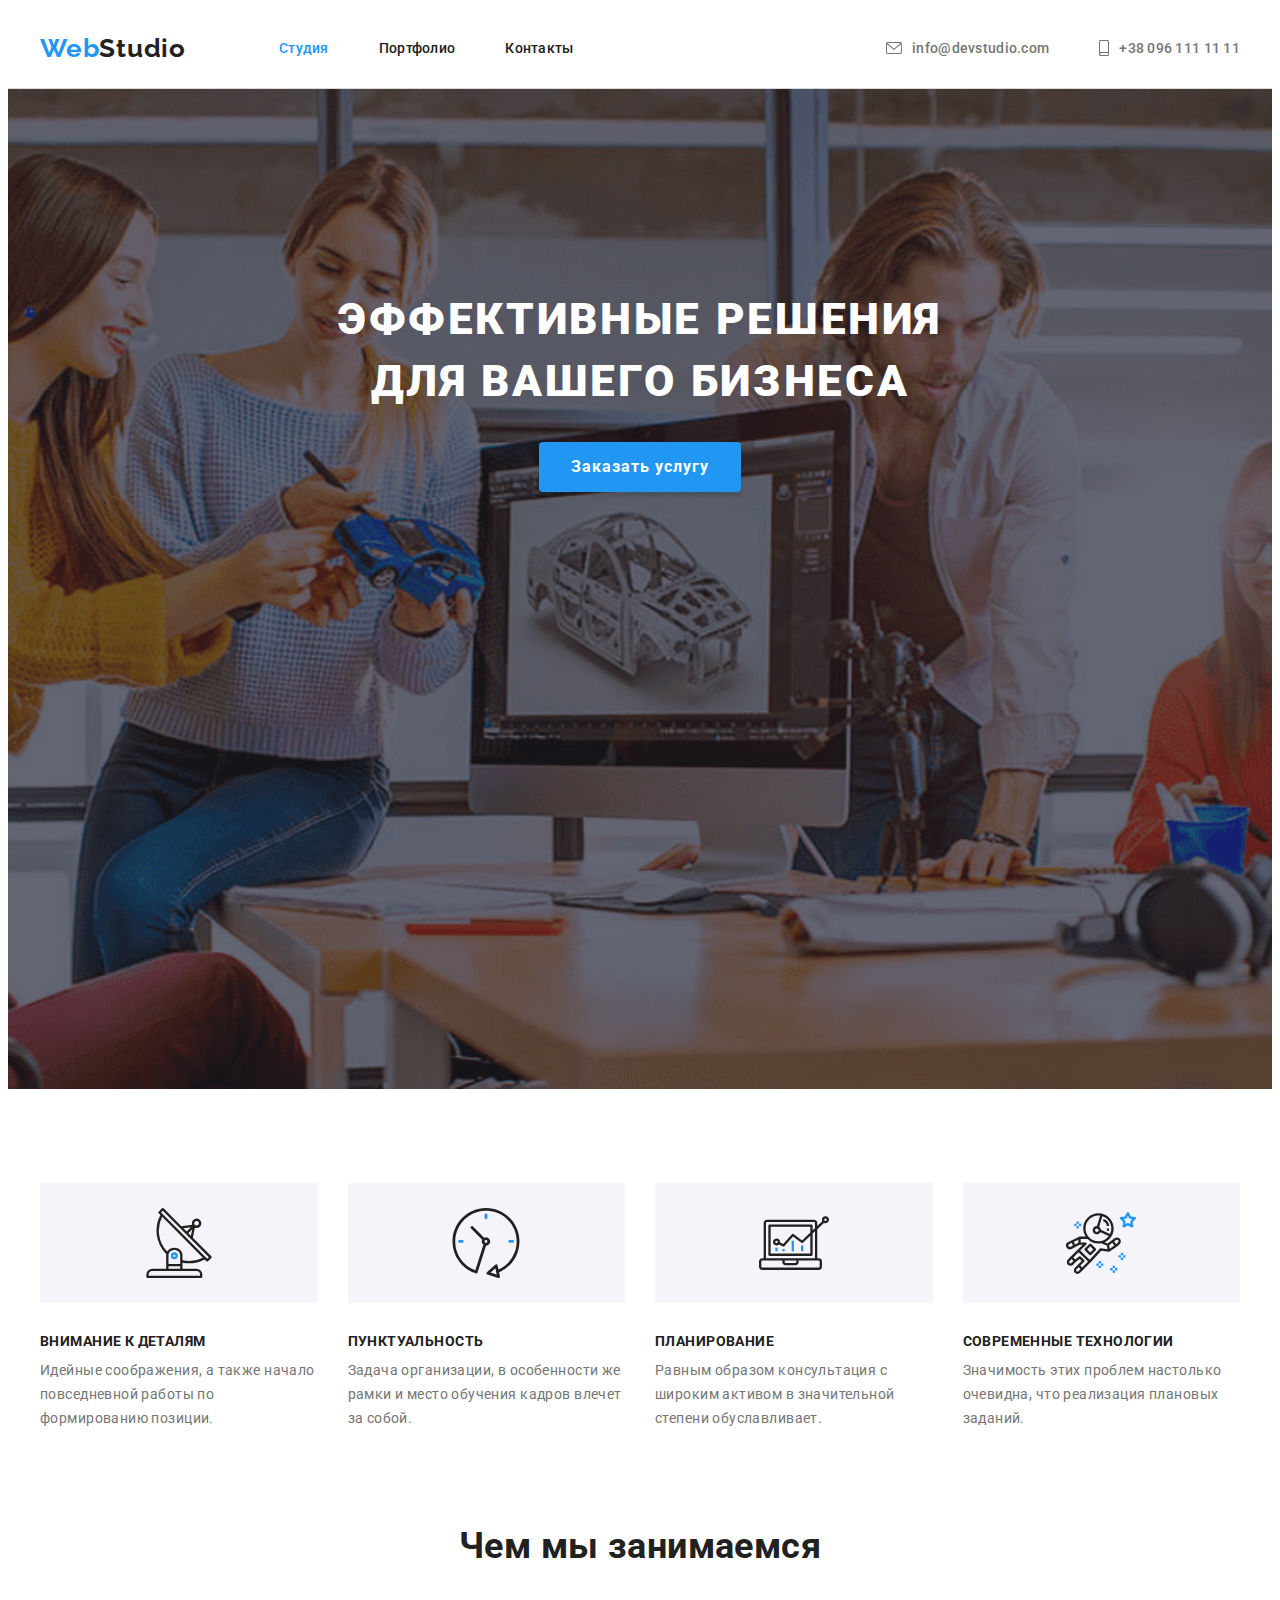
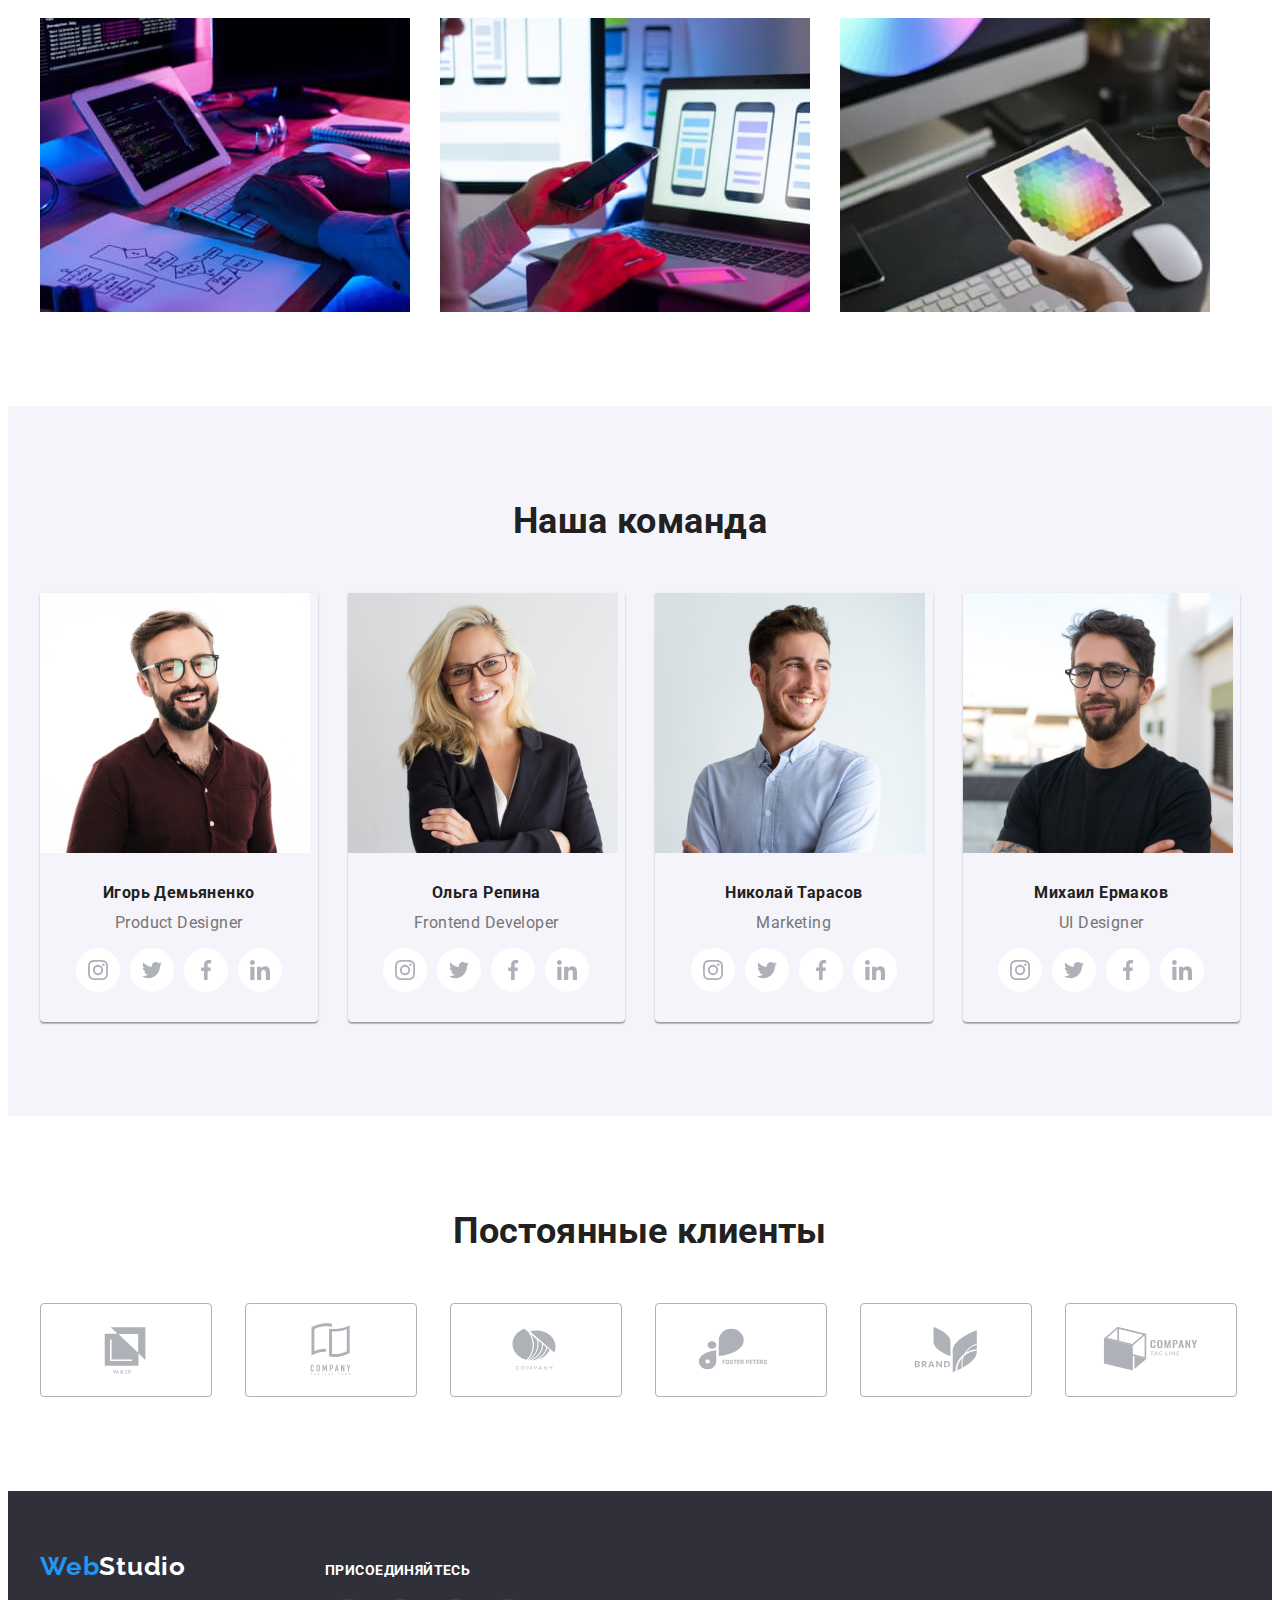
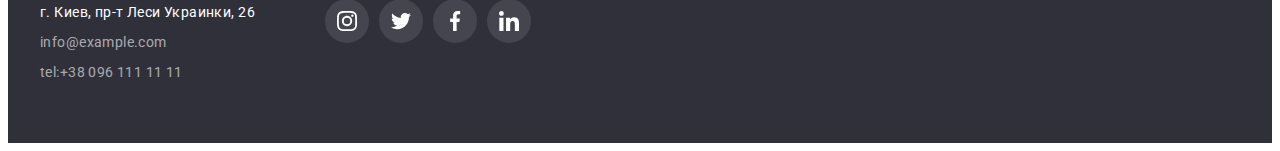
<file: index.html>
<!DOCTYPE html>
<html lang="ru">

<head>
   <meta charset="UTF-8" />
   <meta http-equiv="X-UA-Compatible" content="IE=edge" />
   <meta name="viewport" content="width=device-width, initial-scale=1.0" />
   <title>Lesen1</title>
   <link rel="preconnect" href="https://fonts.googleapis.com" />
   <link rel="preconnect" href="https://fonts.gstatic.com" crossorigin />
   <link
      href="https://fonts.googleapis.com/css2?family=Raleway:wght@700&family=Roboto:wght@400;500;700;900&display=swap"
      rel="stylesheet" />
   <link rel="stylesheet" href="https://cdnjs.cloudflare.com/ajax/libs/modern-normalize/1.1.0/modern-normalize.min.css"
      integrity="sha512-wpPYUAdjBVSE4KJnH1VR1HeZfpl1ub8YT/NKx4PuQ5NmX2tKuGu6U/JRp5y+Y8XG2tV+wKQpNHVUX03MfMFn9Q=="
      crossorigin="anonymous" referrerpolicy="no-referrer" />
   <link rel="stylesheet" href="./css/style.css" />
</head>

<body>
   <header class="header">
      <div class="container header-container list">
         <nav class="nav">
            <a href="./index.html" class="logo link">Web<span class="logo-black">Studio</span></a>
            <ul class="header-list list">
               <li class="nav-item">
                  <a class="nav-link link current" href="#">Студия</a>
               </li>
               <li class="nav-item">
                  <a class="nav-link link" href="./portfolio.html">Портфолио</a>
               </li>
               <li class="nav-item">
                  <a class="nav-link link" href="#">Контакты</a>
               </li>
            </ul>
         </nav>
         <ul class="header-contacts list">
            <li class="contacts-item">
               <a class="contact-link link" href="info@devstudio.com"><svg class="icon-contacts" width="16" height="12">
                     <use href="./images/icons.svg#icon-envelope"></use>
                  </svg>info@devstudio.com </a>
            </li>
            <li class="contacts-item">
               <a class="contact-link link" href="tel:+380961111111"><svg class="icon-contacts" width="10" height="16">
                     <use href="./images/icons.svg#icon-smartphone"></use>
                  </svg> +38 096 111 11 11 </a>
            </li>
         </ul>
      </div>
   </header>
   <main>
      <section class="hero section">
         <div class="container">
            <h1 class="hero-title">Эффективные решения для вашего бизнеса</h1>
            <button class="button" type="button">Заказать услугу</button>
         </div>
      </section>
      <section class="section-about section">
         <div class="container">
            <h2 class="visually-hidden">заголовок</h2>

            <ul class="list card-set">
               <li class="feature-item">
                  <div class="feature-wrapper">
                     <svg class="feature-icons" width="70" height="70">
                        <use href="./images/icons.svg#icon-antenna"></use>
                     </svg>
                  </div>
                  <h3 class="feature-title">ВНИМАНИЕ К ДЕТАЛЯМ</h3>
                  <p class="feature-text">
                     Идейные соображения, а также начало повседневной работы по формированию позиции.
                  </p>
               </li>
               <li class="feature-item">
                  <div class="feature-wrapper">
                     <svg class="feature-icons" width="70" height="70">
                        <use href="./images/icons.svg#icon-clock"></use>
                     </svg>
                  </div>
                  <h3 class="feature-title">ПУНКТУАЛЬНОСТЬ</h3>
                  <p class="feature-text">
                     Задача организации, в особенности же рамки и место обучения кадров влечет за собой.
                  </p>
               </li>
               <li class="feature-item">
                  <div class="feature-wrapper">
                     <svg class="feature-icons" width="70" height="70">
                        <use href="./images/icons.svg#icon-diagram"></use>
                     </svg>
                  </div>
                  <h3 class="feature-title">ПЛАНИРОВАНИЕ</h3>
                  <p class="feature-text">
                     Равным образом консультация с широким активом в значительной степени обуславливает.
                  </p>
               </li>
               <li class="feature-item">
                  <div class="feature-wrapper">
                     <svg class="feature-icons" width="70" height="70">
                        <use href="./images/icons.svg#icon-astronaut"></use>
                     </svg>
                  </div>
                  <h3 class="feature-title">СОВРЕМЕННЫЕ ТЕХНОЛОГИИ</h3>
                  <p class="feature-text">
                     Значимость этих проблем настолько очевидна, что реализация плановых заданий.
                  </p>
               </li>
            </ul>
         </div>
      </section>
      <section class="section-work section">
         <div class="container">
            <h2 class="section-title">Чем мы занимаемся</h2>
            <ul class="list list-about card-set">
               <li>
                  <img src="./images/img.jpg" alt="фото" width="370" height="294" />
               </li>
               <li>
                  <img src="./images/img-1.jpg" alt="фото" width="370" height="294" />
               </li>
               <li>
                  <img src="./images/img-2.jpg" alt="фото" width="370" height="294" />
               </li>
            </ul>
         </div>
      </section>
      <section class="section-team section">
         <div class="container">
            <h2 class="section-title">Наша команда</h2>
            <ul class="list card-set">
               <li class="team-cards">
                  <img src="./images/img-3.jpg" alt="фото сотрудников" width="270" />
                  <div class="team-content">
                     <h3 class="team-name">Игорь Демьяненко</h3>
                     <p class="team-title">Product Designer</p>
                     <ul class="socials list">
                        <li class="socials-item">
                           <a class="socials-link link" href="" target="_blank" rel="noopener noreferrer"
                              aria-label="icon-instagram">
                              <svg class="socials-icons" width="20" height="20">
                                 <use href="./images/icons.svg#icon-instagram"></use>
                              </svg>
                           </a>
                        </li>
                        <li class="socials-item">
                           <a class="socials-link link" href="" target="_blank" rel="noopener noreferrer"
                              aria-label="icon-twitter">
                              <svg class="socials-icons" width="20" height="20">
                                 <use href="./images/icons.svg#icon-twitter"></use>
                              </svg>
                           </a>
                        </li>
                        <li class="socials-item">
                           <a class="socials-link link" href="" target="_blank" rel="noopener noreferrer"
                              aria-label="icon-facebook">
                              <svg class="socials-icons" width="20" height="20">
                                 <use href="./images/icons.svg#icon-facebook"></use>
                              </svg>
                           </a>
                        </li>
                        <li class="socials-item">
                           <a class="socials-link link" href="" target="_blank" rel="noopener noreferrer"
                              aria-label="icon-linkedin">
                              <svg class="socials-icons" width="20" height="20">
                                 <use href="./images/icons.svg#icon-linkedin"></use>
                              </svg>
                           </a>
                        </li>
                     </ul>
                  </div>
               </li>
               <li class="team-cards">
                  <img src="./images/img-6.jpg" alt="фото сотрудников" width="270" />
                  <div class="team-content">
                     <h3 class="team-name">Ольга Репина</h3>
                     <p class="team-title">Frontend Developer</p>
                     <ul class="socials list">
                        <li class="socials-item">
                           <a class="socials-link link" href="" target="_blank" rel="noopener noreferrer"
                              aria-label="icon-instagram">
                              <svg class="socials-icons" width="20" height="20">
                                 <use href="./images/icons.svg#icon-instagram"></use>
                              </svg>
                           </a>
                        </li>
                        <li class="socials-item">
                           <a class="socials-link link" href="" target="_blank" rel="noopener noreferrer"
                              aria-label="icon-twitter">
                              <svg class="socials-icons" width="20" height="20">
                                 <use href="./images/icons.svg#icon-twitter"></use>
                              </svg>
                           </a>
                        </li>
                        <li class="socials-item">
                           <a class="socials-link link" href="" target="_blank" rel="noopener noreferrer"
                              aria-label="icon-facebook">
                              <svg class="socials-icons" width="20" height="20">
                                 <use href="./images/icons.svg#icon-facebook"></use>
                              </svg>
                           </a>
                        </li>
                        <li class="socials-item">
                           <a class="socials-link link" href="" target="_blank" rel="noopener noreferrer"
                              aria-label="icon-linkedin">
                              <svg class="socials-icons" width="20" height="20">
                                 <use href="./images/icons.svg#icon-linkedin"></use>
                              </svg>
                           </a>
                        </li>
                     </ul>
                  </div>
               </li>
               <li class="team-cards">
                  <img src="./images/img-5.jpg" alt="фото сотрудников" width="270" />
                  <div class="team-content">
                     <h3 class="team-name">Николай Тарасов</h3>
                     <p class="team-title">Marketing</p>
                     <ul class="socials list">
                        <li class="socials-item">
                           <a class="socials-link link" href="" target="_blank" rel="noopener noreferrer"
                              aria-label="icon-instagram">
                              <svg class="socials-icons" width="20" height="20">
                                 <use href="./images/icons.svg#icon-instagram"></use>
                              </svg>
                           </a>
                        </li>
                        <li class="socials-item">
                           <a class="socials-link link" href="" target="_blank" rel="noopener noreferrer"
                              aria-label="icon-twitter">
                              <svg class="socials-icons" width="20" height="20">
                                 <use href="./images/icons.svg#icon-twitter"></use>
                              </svg>
                           </a>
                        </li>
                        <li class="socials-item">
                           <a class="socials-link link" href="" target="_blank" rel="noopener noreferrer"
                              aria-label="icon-facebook">
                              <svg class="socials-icons" width="20" height="20">
                                 <use href="./images/icons.svg#icon-facebook"></use>
                              </svg>
                           </a>
                        </li>
                        <li class="socials-item">
                           <a class="socials-link link" href="" target="_blank" rel="noopener noreferrer"
                              aria-label="icon-linkedin">
                              <svg class="socials-icons" width="20" height="20">
                                 <use href="./images/icons.svg#icon-linkedin"></use>
                              </svg>
                           </a>
                        </li>
                     </ul>
                  </div>
               </li>
               <li class="team-cards">
                  <img src="./images/img-4.jpg" alt="фото сотрудников" width="270" />
                  <div class="team-content">
                     <h3 class="team-name">Михаил Ермаков</h3>
                     <p class="team-title">UI Designer</p>
                     <ul class="socials list">
                        <li class="socials-item">
                           <a class="socials-link link" href="" target="_blank" rel="noopener noreferrer"
                              aria-label="icon-instagram">
                              <svg class="socials-icons" width="20" height="20">
                                 <use href="./images/icons.svg#icon-instagram"></use>
                              </svg>
                           </a>
                        </li>
                        <li class="socials-item">
                           <a class="socials-link link" href="" target="_blank" rel="noopener noreferrer"
                              aria-label="icon-twitter">
                              <svg class="socials-icons" width="20" height="20">
                                 <use href="./images/icons.svg#icon-twitter"></use>
                              </svg>
                           </a>
                        </li>
                        <li class="socials-item">
                           <a class="socials-link link" href="" target="_blank" rel="noopener noreferrer"
                              aria-label="icon-facebook">
                              <svg class="socials-icons" width="20" height="20">
                                 <use href="./images/icons.svg#icon-facebook"></use>
                              </svg>
                           </a>
                        </li>
                        <li class="socials-item">
                           <a class="socials-link link" href="" target="_blank" rel="noopener noreferrer"
                              aria-label="icon-linkedin">
                              <svg class="socials-icons" width="20" height="20">
                                 <use href="./images/icons.svg#icon-linkedin"></use>
                              </svg>
                           </a>
                        </li>
                     </ul>
                  </div>
               </li>
            </ul>
         </div>
      </section>
      <section class="section">
         <div class="container">
            <h2 class="section-title">Постоянные клиенты</h2>
            <ul class="card-set list">
               <li class="clients-item list">
                  <a class="client-link" href="#" target="_blank" rel="noopener norefferer" aria-label="icon-logo">
                     <svg class="client-icons" width="106" height="60">
                        <use href="./images/icons.svg#icon-logo"></use>
                     </svg>
                  </a>
               </li>
               <li class="clients-item list">
                  <a class="client-link" href="#" target="_blank" rel="noopener norefferer" aria-label="icon-logo-2">
                     <svg class="client-icons" width="106" height="60">
                        <use href="./images/icons.svg#icon-logo-2"></use>
                     </svg>
                  </a>
               </li>
               <li class="clients-item list">
                  <a class="client-link" href="#" target="_blank" rel="noopener norefferer" aria-label="icon-logo-3">
                     <svg class="client-icons" width="106" height="60">
                        <use href="./images/icons.svg#icon-logo-3"></use>
                     </svg>
                  </a>
               </li>
               <li class="clients-item list">
                  <a class="client-link" href="#" target="_blank" rel="noopener norefferer" aria-label="icon-logo-4">
                     <svg class="client-icons" width="106" height="60">
                        <use href="./images/icons.svg#icon-logo-4"></use>
                     </svg>
                  </a>
               </li>
               <li class="clients-item list">
                  <a class="client-link" href="#" target="_blank" rel="noopener norefferer" aria-label="icon-logo-5">
                     <svg class="client-icons" width="106" height="60">
                        <use href="./images/icons.svg#icon-logo-5"></use>
                     </svg>
                  </a>
               </li>
               <li class="clients-item list">
                  <a class="client-link" href="#" target="_blank" rel="noopener norefferer" aria-label="icon-logo-6">
                     <svg class="client-icons" width="106" height="60">
                        <use href="./images/icons.svg#icon-logo-6"></use>
                     </svg>
                  </a>
               </li>
            </ul>
         </div>
      </section>
   </main>
   <footer class="footer">
      <div class="container footer-container">
         <div class="our-contacts">
            <address class="footer-contacts">
               <a href="./index.html" class="footer-logo logo">Web<span class="logo-white">Studio</span></a>
               <ul class="footer-list list">
                  <li>
                     <a class="link linkaddress" href="https://goo.gl/maps/1SPibwWkqugAvypQ7" target="_blank"
                        rel="noopener nofollow noreferrer">г. Киев, пр-т Леси Украинки, 26</a>
                  </li>
                  <li>
                     <a class="link address-title" href="mailto:info@example.com">info@example.com</a>
                  </li>
                  <li>
                     <a class="link address-title" href="tel:+380961111111">tel:+38 096 111 11 11</a>
                  </li>
               </ul>
            </address>
         </div>
         <div class="footer-icons">
            <p class="icone-title">присоединяйтесь</p>
            <ul class="socials list">
               <li class="socials-item">
                  <a class="socials-link link" href="" target="_blank" rel="noopener noreferrer"
                     aria-label="icon-instagram">
                     <svg class="socials-icons" width="20" height="20">
                        <use href="./images/icons.svg#icon-instagram"></use>
                     </svg>
                  </a>
               </li>
               <li class="socials-item">
                  <a class="socials-link link" href="" target="_blank" rel="noopener noreferrer"
                     aria-label="icon-twitter">
                     <svg class="socials-icons" width="20" height="20">
                        <use href="./images/icons.svg#icon-twitter"></use>
                     </svg>
                  </a>
               </li>
               <li class="socials-item">
                  <a class="socials-link link" href="" target="_blank" rel="noopener noreferrer"
                     aria-label="icon-facebook">
                     <svg class="socials-icons" width="20" height="20">
                        <use href="./images/icons.svg#icon-facebook"></use>
                     </svg>
                  </a>
               </li>
               <li class="socials-item">
                  <a class="socials-link link" href="" target="_blank" rel="noopener noreferrer"
                     aria-label="icon-linkedin">
                     <svg class="socials-icons" width="20" height="20">
                        <use href="./images/icons.svg#icon-linkedin"></use>
                     </svg>
                  </a>
               </li>
            </ul>
         </div>
      </div>
   </footer>
</body>

</html>
</file>
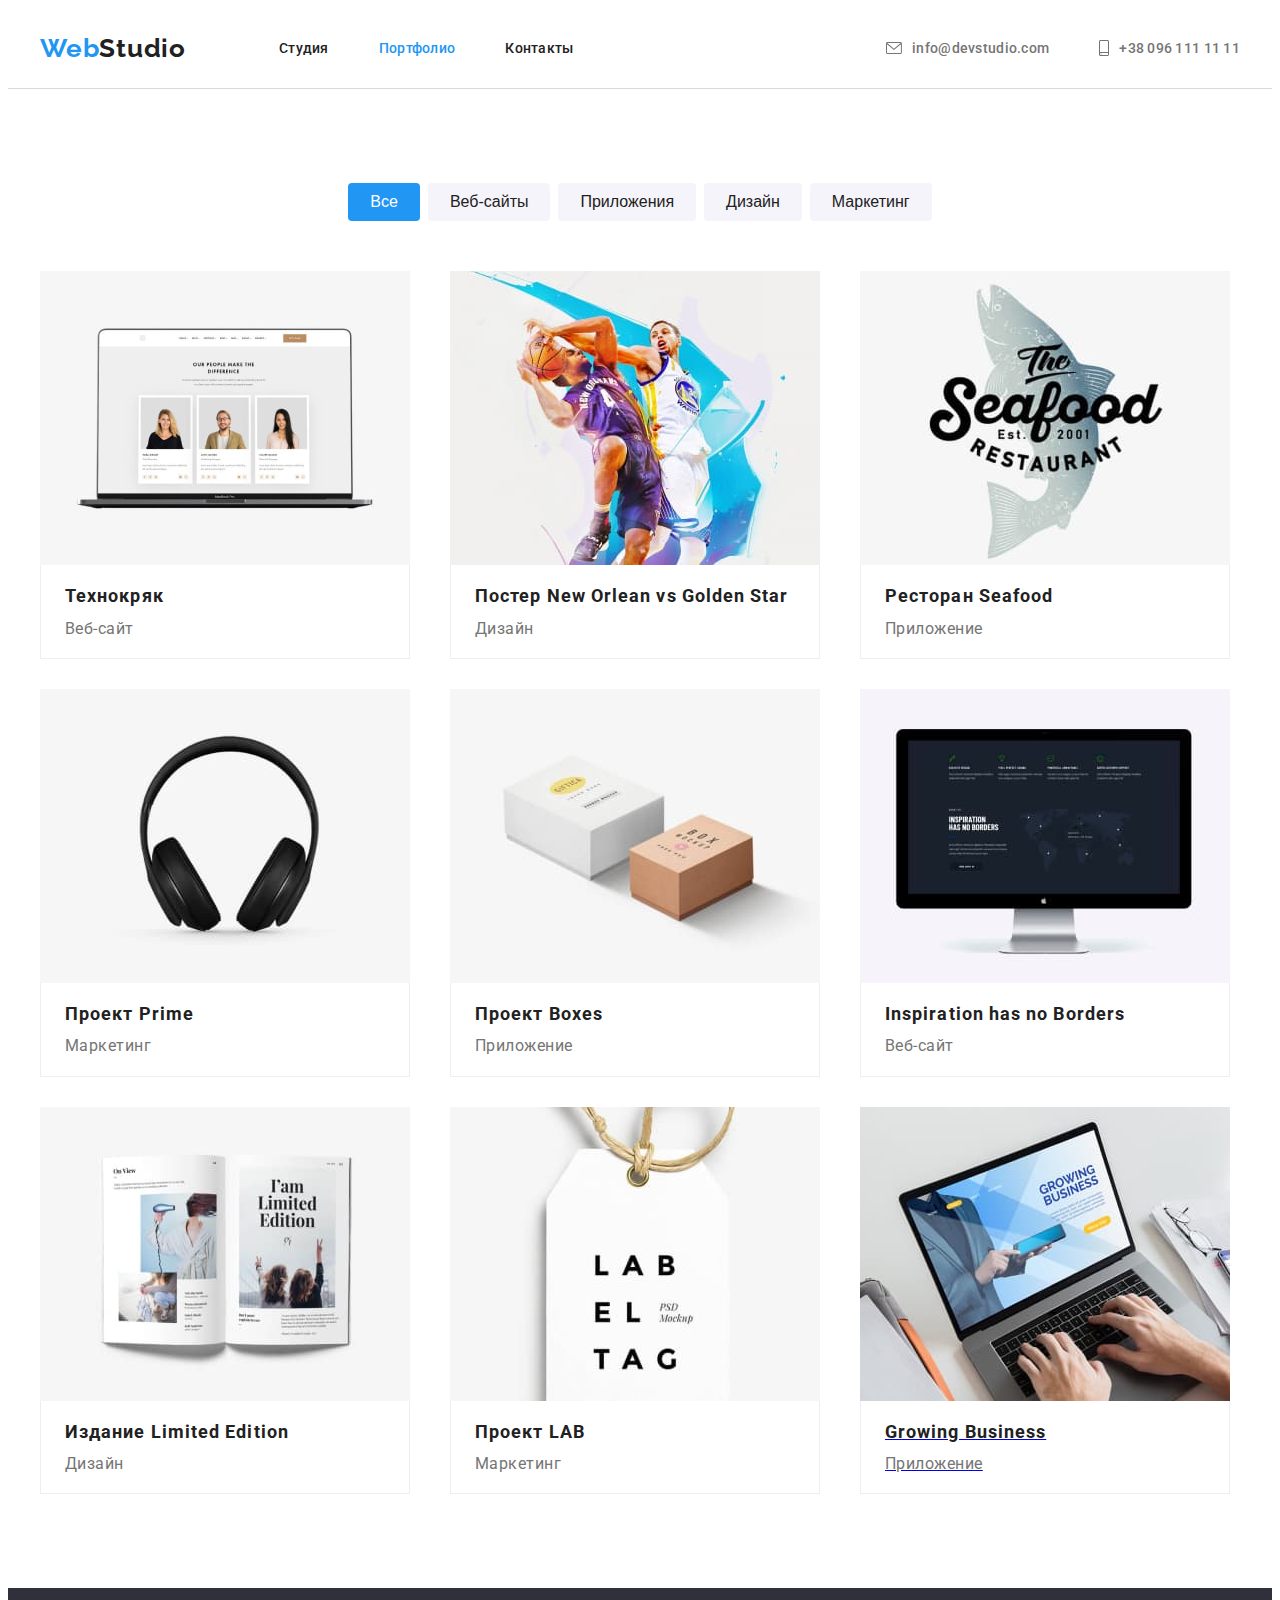
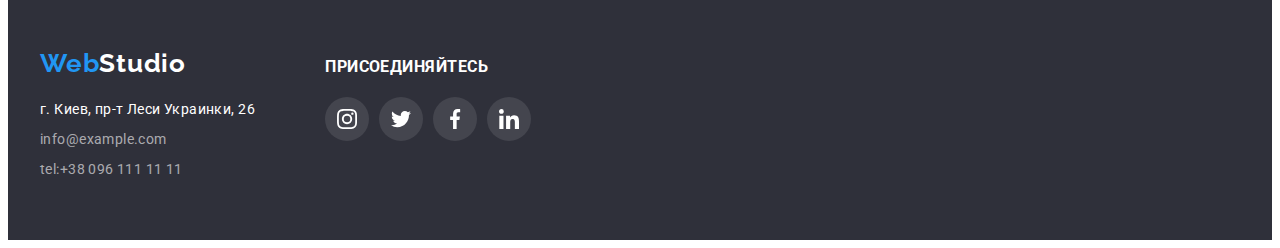
<file: portfolio.html>
<!DOCTYPE html>
<html lang="ru">

<head>
   <meta charset="UTF-8" />
   <meta http-equiv="X-UA-Compatible" content="IE=edge" />
   <meta name="viewport" content="width=device-width, initial-scale=1.0" />
   <link rel="preconnect" href="https://fonts.googleapis.com" />
   <link rel="preconnect" href="https://fonts.gstatic.com" crossorigin />
   <link
      href="https://fonts.googleapis.com/css2?family=Raleway:wght@700&family=Roboto:wght@400;500;700;900&display=swap"
      rel="stylesheet" />
   <link rel="stylesheet" href="https://cdnjs.cloudflare.com/ajax/libs/modern-normalize/1.1.0/modern-normalize.min.css"
      integrity="sha512-wpPYUAdjBVSE4KJnH1VR1HeZfpl1ub8YT/NKx4PuQ5NmX2tKuGu6U/JRp5y+Y8XG2tV+wKQpNHVUX03MfMFn9Q=="
      crossorigin="anonymous" referrerpolicy="no-referrer" />
   <link rel="stylesheet" href="./css/style.css" />
   <title>portfolio</title>
</head>

<body>
   <header class="header">
      <div class="container header-container list">
         <nav class="nav">
            <a href="./index.html" class="logo link">Web<span class="logo-black">Studio</span></a>
            <ul class="header-list list">
               <li class="nav-item">
                  <a class="nav-link link" href="./index.html">Студия</a>
               </li>
               <li class="nav-item">
                  <a class="nav-link link current" href="#">Портфолио</a>
               </li>
               <li class="nav-item">
                  <a class="nav-link link" href="#">Контакты</a>
               </li>
            </ul>
         </nav>
         <ul class="header-contacts list">
            <li class="contacts-item">
               <a class="contact-link link" href="info@devstudio.com"><svg class="icon-contacts" width="16" height="12">
                  <use href="./images/icons.svg#icon-envelope"></use>
               </svg>info@devstudio.com </a>
            </li>
            <li class="contacts-item">
               <a class="contact-link link" href="tel:+380961111111"><svg class="icon-contacts" width="10" height="16">
                  <use href="./images/icons.svg#icon-smartphone"></use>
               </svg> +38 096 111 11 11 </a>
            </li>
         </ul>
      </div>
   </header>

   <main>
      <section class="section">
         <div class="container">
            <h1 class="visually-hidden">Портфолио</h1>

            <ul class="filters-list list">
               <li><button class="filter-btn active" type="button">Все</button></li>
               <li><button class="filter-btn" type="button">Веб-сайты</button></li>
               <li><button class="filter-btn" type="button">Приложения</button></li>
               <li><button class="filter-btn" type="button">Дизайн</button></li>
               <li><button class="filter-btn" type="button">Маркетинг</button></li>
            </ul>

            <ul class="portfolio-list card-set list">
               <li class="portfolio-item">
                  <a href="#" class="portfolio-link link">
                     <img src="./images/img-7.jpg" alt="фото проекта" width="370" />
                     <div class="wrapper">
                        <h2 class="title-item">Технокряк</h2>
                        <p class="products">Веб-сайт</p>
                     </div>
                  </a>
               </li>
               <li class="portfolio-item">
                  <a href="#" class="portfolio-link link">
                     <img src="./images/img-8.jpg" alt="фото проекта" width="370" />
                     <div class="wrapper">
                        <h2 class="title-item">Постер New Orlean vs Golden Star</h2>
                        <p class="products">Дизайн</p>
                     </div>
                  </a>
               </li>
               <li class="portfolio-item">
                  <a href="#" class="portfolio-link link">
                     <img src="./images/img-9.jpg" alt="фото проекта" width="370" />
                     <div class="wrapper">
                        <h2 class="title-item">Ресторан Seafood</h2>
                        <p class="products">Приложение</p>
                     </div>
                  </a>
               </li>
               <li class="portfolio-item">
                  <a href="#" class="portfolio-link link">
                     <img src="./images/img-10.jpg" alt="фото проекта" width="370" />
                     <div class="wrapper">
                        <h2 class="title-item">Проект Prime</h2>
                        <p class="products">Маркетинг</p>
                     </div>
                  </a>
               </li>
               <li class="portfolio-item">
                  <a href="#" class="portfolio-link link">
                     <img src="./images/img-11.jpg" alt="фото проекта" width="370" />
                     <div class="wrapper">
                        <h2 class="title-item">Проект Boxes</h2>
                        <p class="products">Приложение</p>
                     </div>
                  </a>
               </li>
               <li class="portfolio-item">
                  <a href="#" class="portfolio-link link">
                     <img src="./images/img-12.jpg" alt="фото проекта" width="370" />
                     <div class="wrapper">
                        <h2 class="title-item">Inspiration has no Borders</h2>
                        <p class="products">Веб-сайт</p>
                     </div>
                  </a>
               </li>
               <li class="portfolio-item">
                  <a href="#" class="portfolio-link link">
                     <img src="./images/img-13.jpg" alt="фото проекта" width="370" />
                     <div class="wrapper">
                        <h2 class="title-item">Издание Limited Edition</h2>
                        <p class="products">Дизайн</p>
                     </div>
                  </a>
               </li>
               <li class="portfolio-item">
                  <a href="#" class="portfolio-link link">
                     <img src="./images/img-14.jpg" alt="фото проекта" width="370" />
                     <div class="wrapper">
                        <h2 class="title-item">Проект LAB</h2>
                        <p class="products">Маркетинг</p>
                     </div>
                  </a>
               </li>
               <li class="portfolio-item">
                  <a href="#" class="portfolio-link">
                     <img src="./images/img-15.jpg" alt="фото проекта" width="370" />
                     <div class="wrapper">
                        <h2 class="title-item">Growing Business</h2>
                        <p class="products">Приложение</p>
                     </div>
                  </a>
               </li>
            </ul>
         </div>
      </section>
   </main>

   <footer class="footer">
      <div class="container footer-container">
         <div class="our-contacts">
            <address class="footer-contacts">
            <a href="./index.html" class="footer-logo logo">Web<span class="logo-white">Studio</span></a>
               <ul class="footer-list list">
                  <li>
                     <a class="link linkaddress" href="https://goo.gl/maps/1SPibwWkqugAvypQ7" target="_blank"
                        rel="noopener nofollow noreferrer">г. Киев, пр-т Леси Украинки, 26</a>
                  </li>
                  <li>
                     <a class="link address-title" href="mailto:info@example.com">info@example.com</a>
                  </li>
                  <li>
                     <a class="link address-title" href="tel:+380961111111">tel:+38 096 111 11 11</a>
                  </li>
               </ul>
               </address>
            </div>
               <div class="footer-icons">
                  <h3 class="icone-title">присоединяйтесь</h3>
                  <ul class="socials list">
                     <li class="socials-item">
                        <a class="socials-link link" href="" target="_blank" rel="noopener noreferrer"
                           aria-label="icon-instagram">
                           <svg class="socials-icons" width="20" height="20">
                              <use href="./images/icons.svg#icon-instagram"></use>
                           </svg>
                        </a>
                     </li>
                     <li class="socials-item">
                        <a class="socials-link link" href="" target="_blank" rel="noopener noreferrer"
                           aria-label="icon-twitter">
                           <svg class="socials-icons" width="20" height="20">
                              <use href="./images/icons.svg#icon-twitter"></use>
                           </svg>
                        </a>
                     </li>
                     <li class="socials-item">
                        <a class="socials-link link" href="" target="_blank" rel="noopener noreferrer"
                           aria-label="icon-facebook">
                           <svg class="socials-icons" width="20" height="20">
                              <use href="./images/icons.svg#icon-facebook"></use>
                           </svg>
                        </a>
                     </li>
                     <li class="socials-item">
                        <a class="socials-link link" href="" target="_blank" rel="noopener noreferrer"
                           aria-label="icon-linkedin">
                           <svg class="socials-icons" width="20" height="20">
                              <use href="./images/icons.svg#icon-linkedin"></use>
                           </svg>
                        </a>
                     </li>
                  </ul>
               </div>
      </div>
   </footer>
</body>

</html>
</file>
<file: css/style.css>
:root {
  --color-accent: #2196f3;
  --text-color-black: #212121;
  --text-color-gray: #757575;
  --color-white: #ffffff;
  --color-light-gray: #d9d9d9;
  --Color-background: #2f303a;
  --color-team-background: #f5f4fa;
  --color-wrapper: #eeeeee;
  --color-team-icons: #afb1b8;
  --social-bg-color: rgba(245, 244, 250, 1);
  --color-footer-icon: rgba(255, 255, 255, 0.1);
}

/* Base */
body {
  font-family: 'Roboto', sans-serif;
  font-size: 14px;
  line-height: 1.5;
  color: var(--text-color-gray);
  background-color: var(--color-white);
  letter-spacing: 0.03em;
}

h1,
h2,
h3,
h4,
p {
  margin: 0;
  padding-left: 0;
}

ul,
li {
  margin: 0;
  padding: 0;
}

img {
  max-width: 100%;
  display: block;
  height: auto;
}

.visually-hidden {
  position: absolute;
  width: 1px;
  height: 1px;
  margin: -1px;
  border: 0;
  padding: 0;

  white-space: nowrap;
  clip-path: inset(100%);
  clip: rect(0 0 0 0);
  overflow: hidden;
}

.list {
  list-style: none;
}

.link {
  text-decoration: none;
  color: currentColor;
}

.section-title {
  color: var(--text-color-black);
  line-height: 1.2;
  font-size: 36px;
  margin-bottom: 50px;
  text-align: center;
}

.section {
  padding-top: 94px;
  padding-bottom: 94px;
}

.container {
  width: 1200px;
  padding-left: 15px;
  padding-right: 15px;
  margin-left: auto;
  margin-right: auto;
}

.header {
  background-color: var(--color-white);
  border-bottom: 1px solid var(--color-light-gray);
}

.header .logo {
  margin-right: 93px;
}

.header-container {
  display: flex;
}

.nav {
  display: flex;
  align-items: center;
  color: var(--text-color-black);
}

.logo {
  font-weight: 700;
  font-family: 'Raleway';
  font-style: normal;
  font-size: 26px;
  line-height: 1.19;
  letter-spacing: 0.03em;
  text-decoration: none;
  color: var(--color-accent);
}

.accent {
  color: var(--color-accent);
}

.logo-black {
  color: var(--text-color-black);
}

.header-list {
  display: flex;
  align-items: center;
  gap: 50px;
}

.header-contacts {
  display: flex;
  align-items: center;
  margin-left: auto;
  gap: 50px;
}

.nav-link,
.contact-link {
  font-weight: 500;
  line-height: 1.15;
  letter-spacing: 0.02em;
  display: flex;
  align-items: center;
}

.nav-link:hover,
.nav-link:focus,
.contact-link:hover,
.contact-link:focus, .current {
  color: var(--color-accent);
}



.nav-link {
  display: block;
  padding: 32px 0;
}

.contacts-item {
  display: flex;
  align-items: center;
}

.contact-link:hover,
.contact-link:focus {
  color: var(--color-accent);
}


.icon-contacts {
  margin-right: 10px;
  fill: currentColor;
}

.hero {
  max-width: 1600px;
  height: 600px;
  margin-left: auto;
  margin-right: auto;
  padding: 200px 0;
  text-align: center;
  background-color: var(--Color-background);
  background-image: linear-gradient(to right, rgba(47, 48, 58, 0.4), rgba(47, 48, 58, 0.4)),
    url(../images/backgrImg.png);
  background-repeat: no-repeat;
  background-position: center;
  background-size: cover;
}

.hero-title {
  color: var(--color-white);
  font-weight: 900;
  font-size: 44px;
  line-height: 1.4;
  letter-spacing: 0.06em;
  text-transform: uppercase;
  width: 696px;
  margin-bottom: 30px;
  margin-left: auto;
  margin-right: auto;
}

.button {
  font-family: 'Roboto';
  font-style: normal;
  font-weight: 700;
  font-size: 16px;
  line-height: 30px;
  letter-spacing: 0.06em;
  padding: 10px 32px;
  color: var(--color-white);
  background-color: var(--color-accent);
  box-shadow: 0px 4px 4px rgb(0 0 0 / 15%);
  border: none;
  border-radius: 4px;
  cursor: pointer;
}

.button:hover,
.button:focus {
  background-color: #188ce8;
}

.card-set {
  display: flex;
  flex-wrap: wrap;
  gap: 30px;
}

.feature-item {
  flex-basis: calc((100% - 3 * 30px) / 4);
}

.section-about {
  padding-bottom: 0;
}

.filters-list {
  display: flex;
  justify-content: center;
  gap: 8px;
  margin-bottom: 50px;
}

.filters-list:hover,
.filters-list:focus {
  color: #ffffff;
}

.filter-btn.active {
  background-color: var(--color-accent);
  color: var(--color-white);
}

.filter-btn.active:hover,
.filter-btn.active:focus {
  background-color: var(--color-accent);
  color: var(--color-white);
}

.filter-btn.active:hover {
   box-shadow: 0px 3px 1px rgba(0, 0, 0, 0.1), 0px 1px 2px rgba(0, 0, 0, 0.08), 0px 2px 2px rgba(0, 0, 0, 0.12);
}

.filter-btn {
  font-weight: 500;
  font-size: 16px;
  line-height: 1.62;
  color: var(--text-color-black);
  border: none;
  border-radius: 4px;
  padding: 6px 22px;
  background-color: #f5f4fa;
  cursor: pointer;
}

.filter-btn:hover,
.filter-btn:focus {
  background-color: var(--color-accent);
  color: #ffffff;
}

.filter-btn:hover {
   box-shadow: 0px 3px 1px rgba(0, 0, 0, 0.1), 0px 1px 2px rgba(0, 0, 0, 0.08), 0px 2px 2px rgba(0, 0, 0, 0.12);
}

.section-team {
  background-color: var(--color-team-background);
}


.team-cards {
   flex-basis: calc((100% - 3 * 30px) / 4);
  box-shadow: 0px 1px 3px rgba(0, 0, 0, 0.12), 0px 1px 1px rgba(0, 0, 0, 0.14),
    0px 2px 1px rgba(0, 0, 0, 0.2);
  border-radius: 0px 0px 4px 4px;
}

.team-content {
  padding: 30px;
}

.team-name {
  color: var(--text-color-black);
  font-size: 16px;
  line-height: 1.2;
  margin-bottom: 10px;
  text-align: center;
}

.team-title {
  color: var(--text-color-gray);
  font-size: 16px;
  line-height: 1.2;
  text-align: center;
  margin-bottom: 16px;
}

.products {
  font-size: 16px;
  line-height: 1.2;
  letter-spacing: 0.03em;
  color: var(--text-color-gray);
}

.feature-wrapper {
   display: flex;
   align-items: center;
   justify-content: center;
   margin-bottom: 30px;
   height: 120px;
   background-color: var(--social-bg-color);
 }

.feature-title {
  color: var(--text-color-black);
  font-size: 14px;
  line-height: 1.15;
  margin-bottom: 10px;
}

.feature-text {
  margin-top: 0;
  line-height: 1.71;
  color: var(--text-color-gray);
}

.title-item {
  font-size: 18px;
  line-height: 1.2;
  color: var(--text-color-black);
  letter-spacing: 0.06em;
  margin-bottom: 12px;
}

.portfolio-item {
  flex-basis: calc((100% - 2 * 30px) / 3);
}

.portfolio-link{
   display: inline-block;
}

.portfolio-link:hover,
.portfolio-link:focus {
  box-shadow: 0px 1px 1px rgba(0, 0, 0, 0.12), 0px 4px 4px rgba(0, 0, 0, 0.06),
    1px 4px 6px rgba(0, 0, 0, 0.16);
}

 

/*footer*/
.footer {
  padding-top: 60px;
  padding-bottom: 60px;
  background-color: var(--Color-background);
}

.footer-container {
  display: flex;
  align-items: baseline;
  gap: 70px;
}

.footer-logo {
  display: block;
  margin-bottom: 20px;
}

.logo-white {
  color: var(--color-white);
}

.footer-list {
  display: flex;
  flex-direction: column;
  gap: 9px;
}


.footer-contacts {
  font-style: normal;
  text-decoration: none;
}

.linkaddress {
  color: var(--color-white);
}

.address-title {
  color: var(--color-light-gray);
}

.address-title:hover,
.address-title:focus {
  color: var(--color-accent);
}

.address-title {
  color: rgba(255, 255, 255, 0.6);
}

/**Portfolio**/

.wrapper {
  padding: 20px 24px;
  border: 1px solid var(--color-wrapper);
  border-top: none;
}

.icone-title {
  font-weight: 700;
  line-height: 1.14;
  letter-spacing: 0.03em;
  text-transform: uppercase;
  color: var(--color-white);
  margin-bottom: 20px;
}

/**Socials icons**/
.socials {
  display: flex;
  flex-wrap: wrap;
  justify-content: center;
  gap: 10px;
}

.socials-link {
  display: flex;
  align-items: center;
  justify-content: center;
  width: 44px;
  height: 44px;
  background-color: var(--color-white);
  border-radius: 50%;
}

.socials-icons {
   fill: var(--color-team-icons);
}

.footer .socials-link {
   background-color: rgba(255, 255, 255, 0.1);
}


.footer .socials-icons {
  fill: var(--color-white);
}

.socials-link:hover,
.socials-link:focus {
  background-color: var(--color-accent);
}

.socials-link:hover .socials-icons,
.socials-link:focus .socials-icons {
  fill: var(--color-white);
}


/**Features icons**/

.foot-icon {
   display: flex;
   flex-wrap: wrap;
   align-items: center;
   justify-content: center;
   width: 44px;
   height: 44px;
   background-color: var(--color-footer-icon);
   fill: var(--color-white); 
   border-radius: 50%;
}

.clients-item {
   flex-basis: calc((100% - 5 * 30px) / 6);
}


.clients-items {
  display: flex;
  align-items: center;
  justify-content: center;
  gap: 30px;
}



.clients-item:hover {
  border-color: var(--color-accent);
}

.client-link {
  display: flex;
  align-items: center;
  justify-content: center;
  height: 92px;
  width: 170px;
 
  fill: var(--color-team-icons);
  border: 1px solid var(--color-team-icons);
  border-radius: 4px;
}

.client-link:hover,
.client-link:focus {
  border-color: var(--color-accent);
  fill: var(--color-accent);
}
</file>
